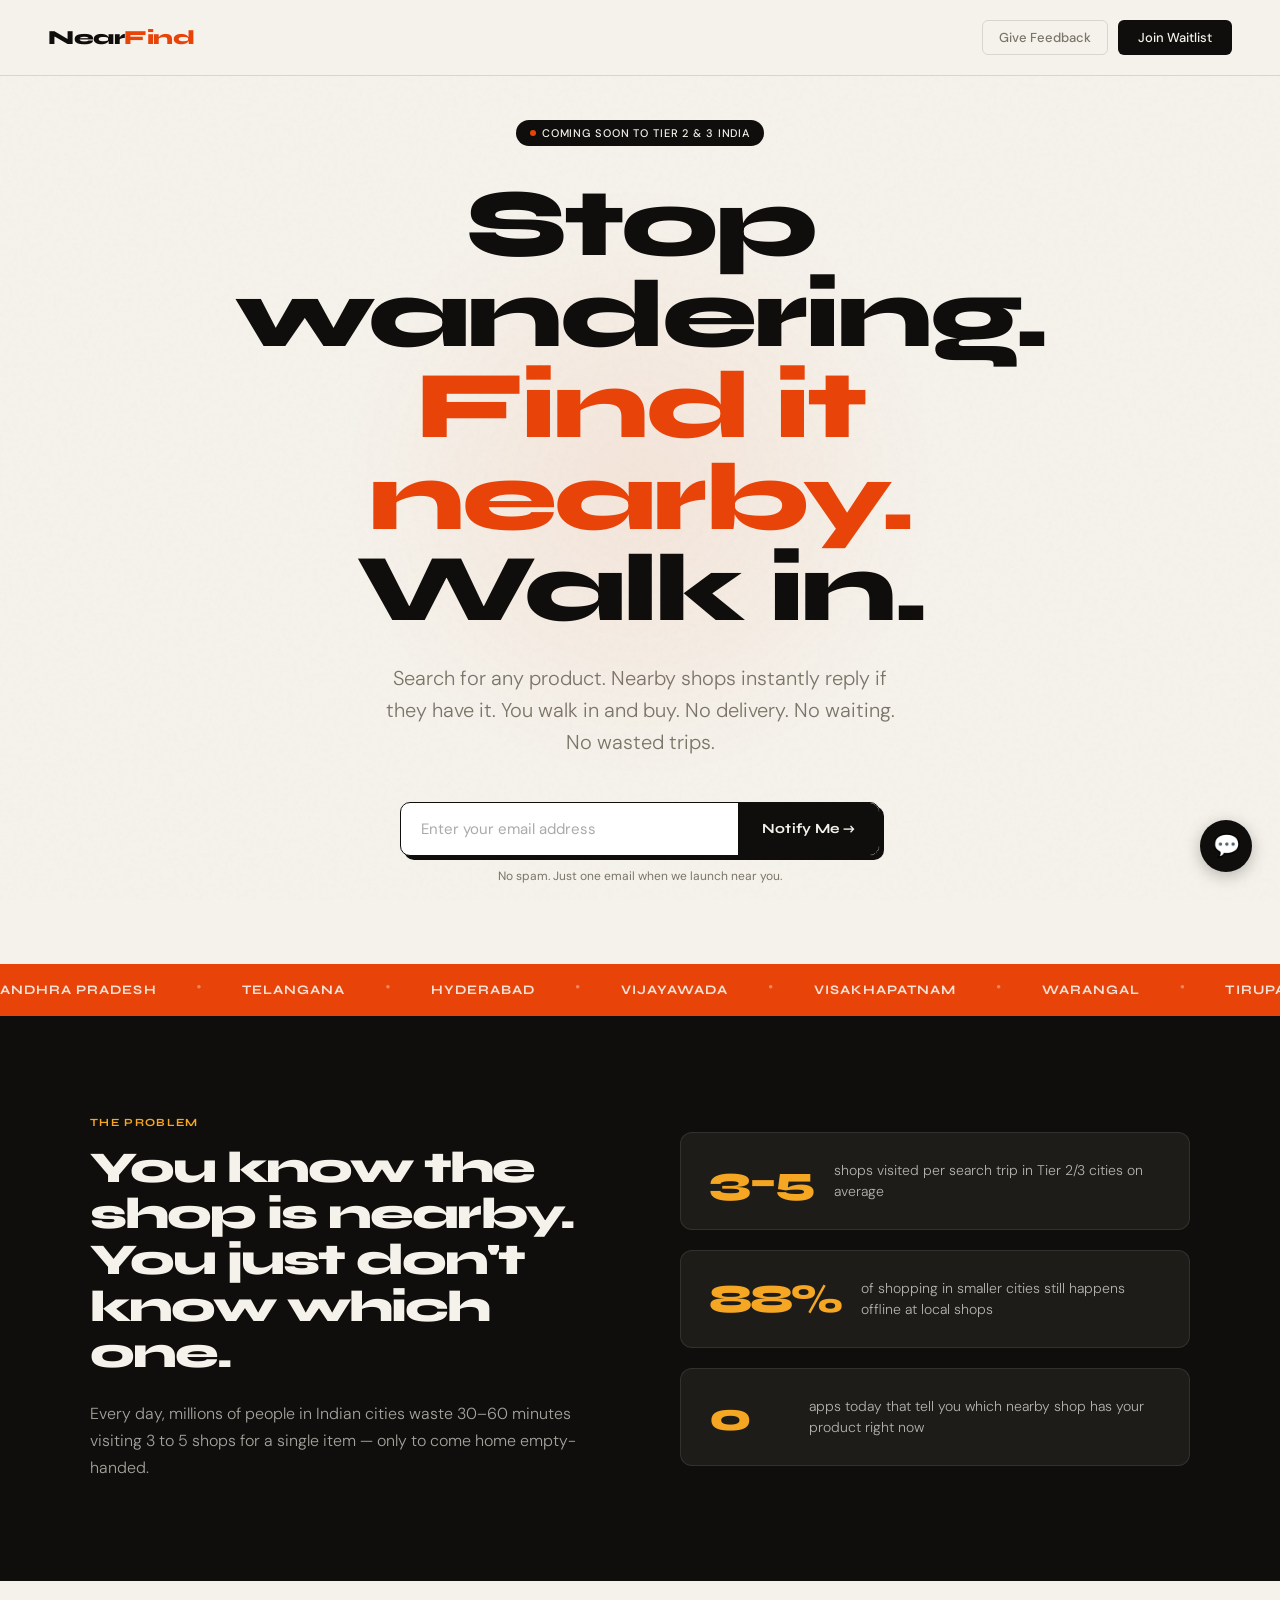
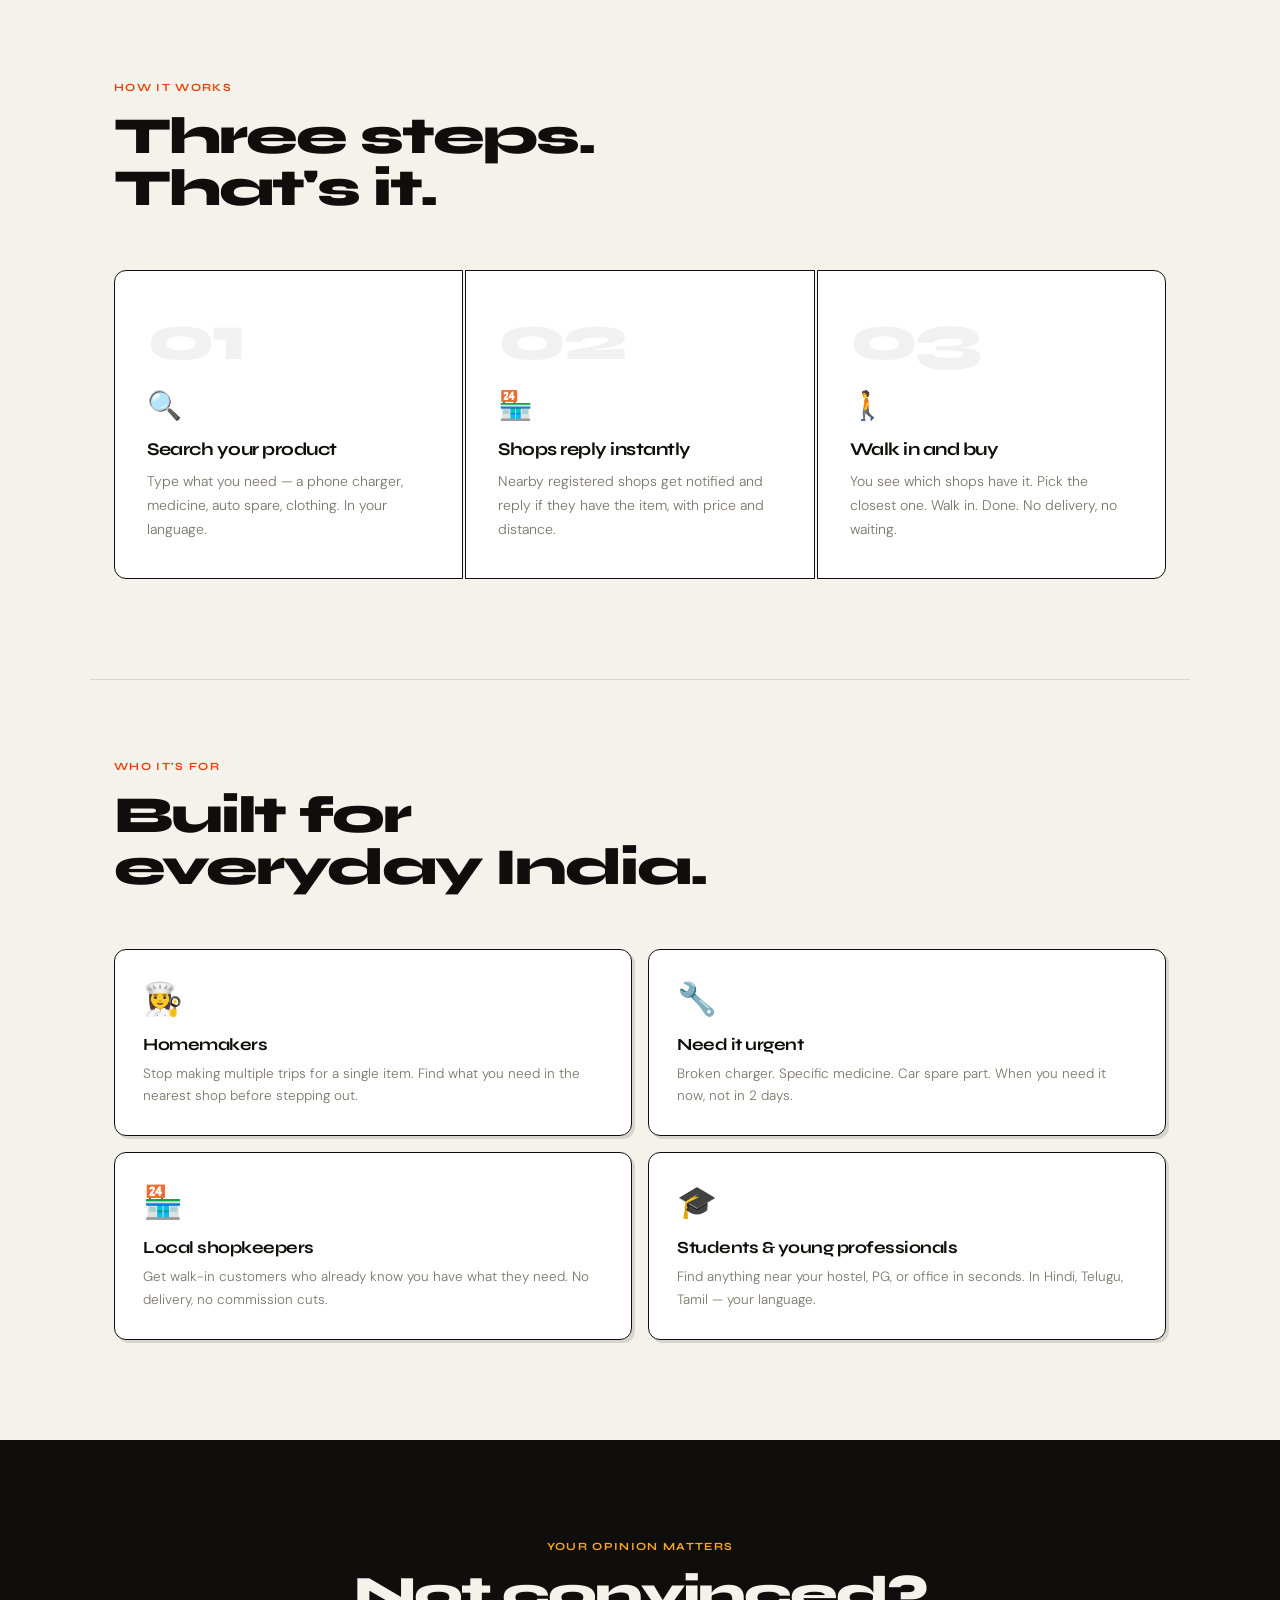
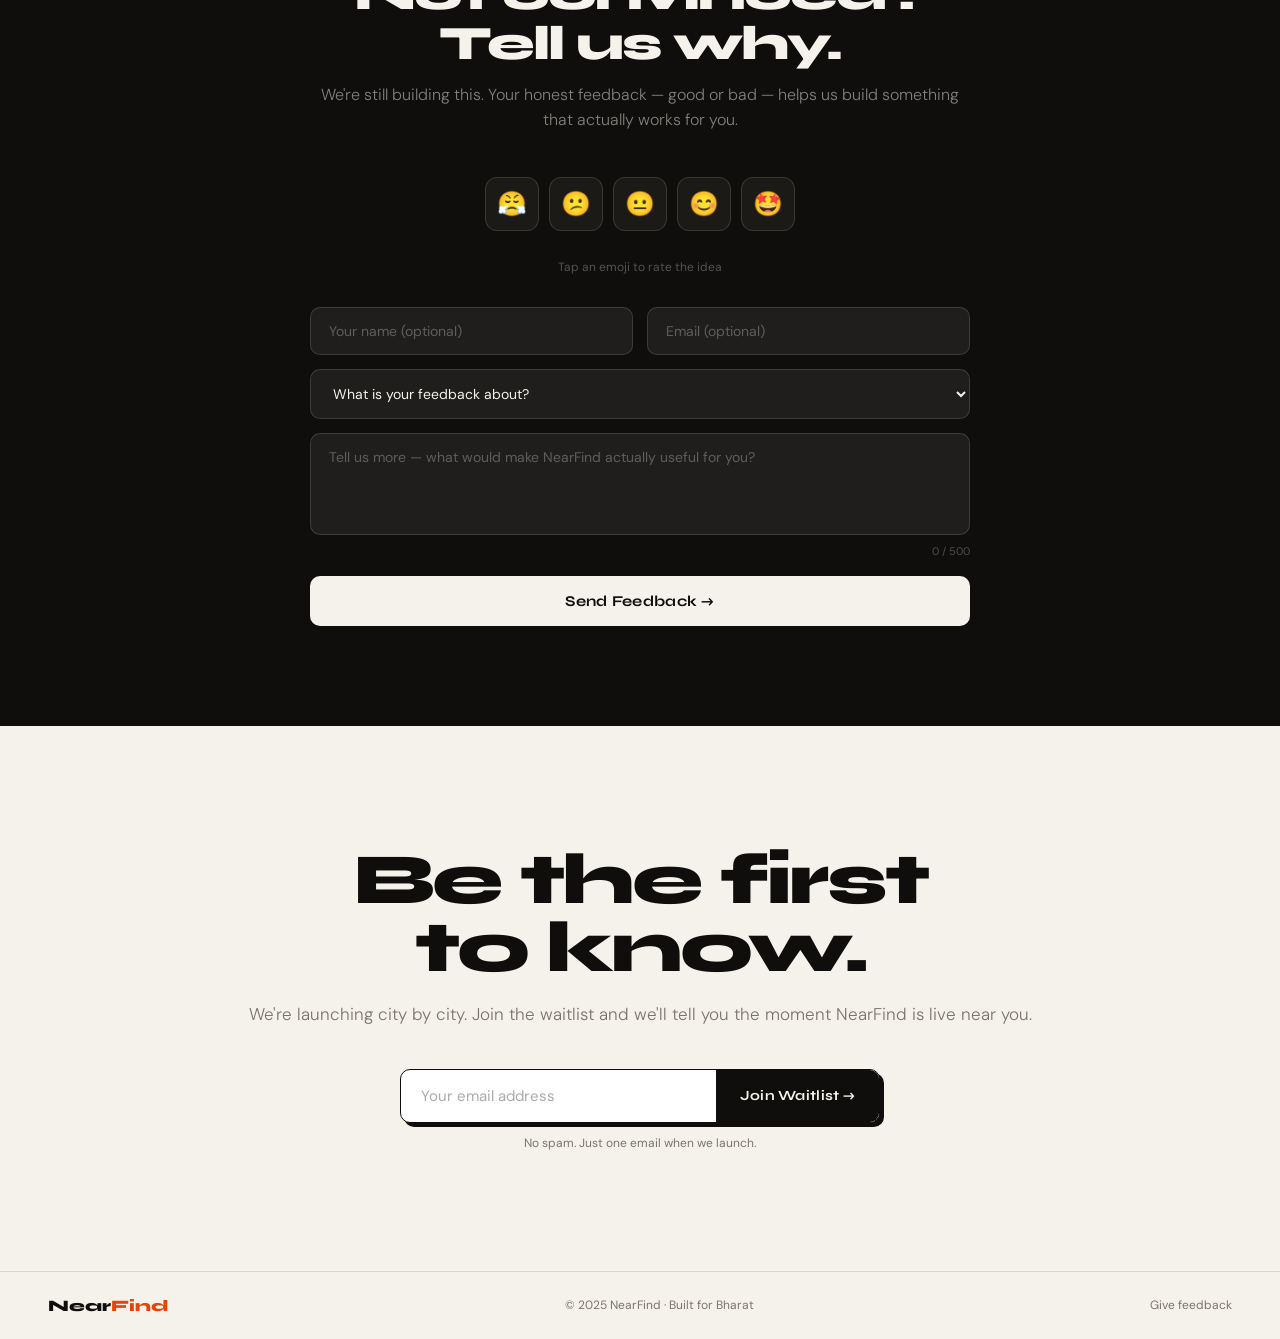
<file: index.html>
<!DOCTYPE html>
<html lang="en">
<head>
<meta charset="UTF-8">
<meta name="viewport" content="width=device-width, initial-scale=1.0">
<title>NearFind — Find it. Walk in. Done.</title>
<link href="https://fonts.googleapis.com/css2?family=Syne:wght@400;500;600;700;800&family=DM+Sans:ital,wght@0,300;0,400;0,500;1,300&display=swap" rel="stylesheet">
<style>
  *,*::before,*::after{box-sizing:border-box;margin:0;padding:0}
  :root{--ink:#0f0e0c;--paper:#f5f2eb;--accent:#e8440a;--accent2:#f5a623;--muted:#7a7568;--border:rgba(15,14,12,0.12);--card:#ffffff}
  html{scroll-behavior:smooth}
  body{font-family:'DM Sans',sans-serif;background:var(--paper);color:var(--ink);min-height:100vh;overflow-x:hidden}
  body::before{content:'';position:fixed;inset:0;background-image:url("data:image/svg+xml,%3Csvg viewBox='0 0 200 200' xmlns='http://www.w3.org/2000/svg'%3E%3Cfilter id='n'%3E%3CfeTurbulence type='fractalNoise' baseFrequency='0.9' numOctaves='4' stitchTiles='stitch'/%3E%3C/filter%3E%3Crect width='100%25' height='100%25' filter='url(%23n)' opacity='0.04'/%3E%3C/svg%3E");pointer-events:none;z-index:0;opacity:.5}

  /* NAV */
  nav{position:fixed;top:0;left:0;right:0;z-index:100;display:flex;align-items:center;justify-content:space-between;padding:20px 48px;background:rgba(245,242,235,.88);backdrop-filter:blur(12px);border-bottom:1px solid var(--border)}
  .logo{font-family:'Syne',sans-serif;font-weight:800;font-size:20px;letter-spacing:-.5px;color:var(--ink);text-decoration:none}
  .logo span{color:var(--accent)}
  .nav-r{display:flex;gap:10px;align-items:center}
  .nav-ghost{font-size:13px;font-weight:500;color:var(--muted);background:transparent;border:1px solid var(--border);padding:8px 16px;border-radius:6px;cursor:pointer;text-decoration:none;transition:all .2s}
  .nav-ghost:hover{color:var(--ink);border-color:var(--ink)}
  .nav-cta{font-size:13px;font-weight:500;color:var(--paper);background:var(--ink);border:none;padding:9px 20px;border-radius:6px;cursor:pointer;text-decoration:none;transition:background .2s}
  .nav-cta:hover{background:var(--accent)}

  /* HERO */
  .hero{position:relative;min-height:100vh;display:flex;flex-direction:column;align-items:center;justify-content:center;padding:120px 24px 80px;text-align:center;z-index:1}
  .hero-circle{position:absolute;width:600px;height:600px;border-radius:50%;background:radial-gradient(circle,rgba(232,68,10,.08) 0%,transparent 70%);top:50%;left:50%;transform:translate(-50%,-50%);pointer-events:none}
  .hero-tag{display:inline-flex;align-items:center;gap:6px;background:var(--ink);color:var(--paper);font-size:11px;font-weight:500;letter-spacing:.08em;text-transform:uppercase;padding:6px 14px;border-radius:999px;margin-bottom:32px;opacity:0;animation:fadeUp .6s ease forwards .1s}
  .hero-tag::before{content:'';width:6px;height:6px;background:var(--accent);border-radius:50%;animation:pulse 2s ease-in-out infinite}
  @keyframes pulse{0%,100%{opacity:1;transform:scale(1)}50%{opacity:.5;transform:scale(.8)}}
  h1{font-family:'Syne',sans-serif;font-weight:800;font-size:clamp(48px,8vw,96px);line-height:.95;letter-spacing:-3px;color:var(--ink);max-width:900px;opacity:0;animation:fadeUp .7s ease forwards .2s}
  h1 .ac{color:var(--accent)}
  .hero-sub{margin-top:28px;font-size:clamp(16px,2.5vw,20px);font-weight:300;color:var(--muted);max-width:520px;line-height:1.6;opacity:0;animation:fadeUp .7s ease forwards .35s}

  /* EMAIL FORM */
  .form-wrap{margin-top:44px;opacity:0;animation:fadeUp .7s ease forwards .5s;width:100%;max-width:480px}
  .form-wrap.static{opacity:1;animation:none;margin:0 auto}
  .form-inner{display:flex;background:var(--card);border:1.5px solid var(--ink);border-radius:10px;overflow:hidden;box-shadow:4px 4px 0 var(--ink);transition:box-shadow .2s,transform .2s}
  .form-inner:focus-within{box-shadow:6px 6px 0 var(--accent);transform:translate(-1px,-1px)}
  .email-input{flex:1;padding:16px 20px;font-family:'DM Sans',sans-serif;font-size:15px;color:var(--ink);background:transparent;border:none;outline:none}
  .email-input::placeholder{color:#aaa}
  .sub-btn{padding:16px 24px;font-family:'Syne',sans-serif;font-size:14px;font-weight:700;color:var(--paper);background:var(--ink);border:none;cursor:pointer;letter-spacing:.02em;transition:background .2s;white-space:nowrap}
  .sub-btn:hover{background:var(--accent)}
  .form-note{margin-top:12px;font-size:12px;color:var(--muted);text-align:center}
  .ok-msg{display:none;align-items:center;gap:10px;background:#EAF3DE;border:1.5px solid #1D9E75;border-radius:10px;padding:16px 20px;font-size:14px;color:#085041;font-weight:500;box-shadow:4px 4px 0 #1D9E75}
  .ok-msg.show{display:flex}

  /* CITY STRIP */
  .city-strip{position:relative;z-index:1;background:var(--accent);padding:18px 0;overflow:hidden}
  .city-track{display:flex;gap:40px;animation:marquee 32s linear infinite;white-space:nowrap;width:max-content}
  .city-strip span{font-family:'Syne',sans-serif;font-weight:700;font-size:13px;letter-spacing:.08em;text-transform:uppercase;color:var(--paper);opacity:.9}
  .city-strip span.dot{opacity:.4;font-size:8px}
  @keyframes marquee{from{transform:translateX(0)}to{transform:translateX(-50%)}}

  /* PROBLEM */
  .problem-section{position:relative;z-index:1;background:var(--ink);color:var(--paper);padding:100px 24px}
  .prob-inner{max-width:1100px;margin:0 auto;display:grid;grid-template-columns:1fr 1fr;gap:80px;align-items:center}
  .prob-label{font-family:'Syne',sans-serif;font-size:11px;font-weight:700;letter-spacing:.12em;text-transform:uppercase;color:var(--accent2);margin-bottom:16px}
  .prob-title{font-family:'Syne',sans-serif;font-weight:800;font-size:clamp(28px,4vw,44px);letter-spacing:-2px;line-height:1.05;margin-bottom:24px}
  .prob-desc{font-size:16px;color:rgba(245,242,235,.65);line-height:1.7;font-weight:300}
  .stat-items{display:flex;flex-direction:column;gap:20px}
  .stat-item{background:rgba(245,242,235,.06);border:1px solid rgba(245,242,235,.1);border-radius:12px;padding:24px 28px;display:flex;align-items:center;gap:20px}
  .stat-big{font-family:'Syne',sans-serif;font-weight:800;font-size:40px;letter-spacing:-2px;color:var(--accent2);flex-shrink:0;min-width:80px}
  .stat-text{font-size:14px;color:rgba(245,242,235,.7);line-height:1.5;font-weight:300}

  /* SECTIONS */
  .section{position:relative;z-index:1;padding:100px 24px;max-width:1100px;margin:0 auto}
  .sec-label{font-family:'Syne',sans-serif;font-size:11px;font-weight:700;letter-spacing:.12em;text-transform:uppercase;color:var(--accent);margin-bottom:16px}
  .sec-title{font-family:'Syne',sans-serif;font-weight:800;font-size:clamp(32px,5vw,52px);letter-spacing:-2px;line-height:1;color:var(--ink);margin-bottom:56px}
  .steps{display:grid;grid-template-columns:repeat(3,1fr);gap:2px}
  .step{background:var(--card);border:1.5px solid var(--ink);padding:36px 32px;transition:transform .2s,box-shadow .2s}
  .step:first-child{border-radius:12px 0 0 12px}
  .step:last-child{border-radius:0 12px 12px 0}
  .step:hover{transform:translateY(-4px);box-shadow:0 12px 32px rgba(15,14,12,.1);z-index:2}
  .step-num{font-family:'Syne',sans-serif;font-size:64px;font-weight:800;color:rgba(15,14,12,.06);line-height:1;margin-bottom:16px;letter-spacing:-3px}
  .step-icon{font-size:28px;margin-bottom:14px;display:block}
  .step h3{font-family:'Syne',sans-serif;font-weight:700;font-size:18px;letter-spacing:-.5px;color:var(--ink);margin-bottom:10px}
  .step p{font-size:14px;color:var(--muted);line-height:1.7;font-weight:300}
  .audience-grid{display:grid;grid-template-columns:repeat(2,1fr);gap:16px}
  .aud-card{background:var(--card);border:1.5px solid var(--ink);border-radius:12px;padding:28px;box-shadow:3px 3px 0 var(--border);transition:transform .2s,box-shadow .2s}
  .aud-card:hover{transform:translate(-2px,-2px);box-shadow:5px 5px 0 var(--ink)}
  .aud-icon{font-size:32px;margin-bottom:14px;display:block}
  .aud-card h3{font-family:'Syne',sans-serif;font-weight:700;font-size:17px;letter-spacing:-.5px;margin-bottom:8px}
  .aud-card p{font-size:13.5px;color:var(--muted);line-height:1.65;font-weight:300}

  /* ── FEEDBACK SECTION ── */
  .fb-section{position:relative;z-index:1;background:var(--ink);padding:100px 24px}
  .fb-inner{max-width:660px;margin:0 auto;text-align:center}
  .fb-title{font-family:'Syne',sans-serif;font-weight:800;font-size:clamp(30px,5vw,48px);letter-spacing:-2px;color:var(--paper);line-height:1.05;margin-bottom:12px}
  .fb-sub{font-size:16px;color:rgba(245,242,235,.5);font-weight:300;line-height:1.6;margin-bottom:44px}

  /* rating */
  .rating-row{display:flex;justify-content:center;gap:10px;margin-bottom:28px;flex-wrap:wrap}
  .r-btn{width:54px;height:54px;border-radius:12px;border:1.5px solid rgba(245,242,235,.14);background:rgba(245,242,235,.05);color:var(--paper);font-size:24px;cursor:pointer;transition:all .15s;display:flex;align-items:center;justify-content:center}
  .r-btn:hover,.r-btn.on{background:var(--accent);border-color:var(--accent);transform:scale(1.12)}
  .r-hint{font-size:12px;color:rgba(245,242,235,.3);margin-bottom:32px}

  /* fields */
  .fb-field{width:100%;padding:14px 18px;font-family:'DM Sans',sans-serif;font-size:14px;color:var(--paper);background:rgba(245,242,235,.07);border:1.5px solid rgba(245,242,235,.14);border-radius:10px;outline:none;margin-bottom:14px;transition:border .2s;resize:none}
  .fb-field::placeholder{color:rgba(245,242,235,.3)}
  .fb-field:focus{border-color:rgba(245,242,235,.4)}
  .fb-field option{background:#1a1916;color:#fff}
  .fb-2col{display:grid;grid-template-columns:1fr 1fr;gap:14px;margin-bottom:14px}
  .fb-2col .fb-field{margin-bottom:0}
  .char-hint{font-size:11px;color:rgba(245,242,235,.28);text-align:right;margin-top:-10px;margin-bottom:14px}

  .fb-submit{width:100%;padding:16px;font-family:'Syne',sans-serif;font-size:15px;font-weight:700;color:var(--ink);background:var(--paper);border:none;border-radius:10px;cursor:pointer;letter-spacing:.02em;transition:background .2s;margin-top:4px}
  .fb-submit:hover{background:var(--accent2)}
  .fb-submit:disabled{opacity:.5;cursor:not-allowed}

  .fb-ok{display:none;align-items:center;justify-content:center;gap:12px;background:rgba(29,158,117,.15);border:1.5px solid #1D9E75;border-radius:12px;padding:22px;font-size:15px;color:#5DCAA5;font-weight:500}
  .fb-ok.show{display:flex}

  @keyframes spin{to{transform:rotate(360deg)}}
  .spinner{display:inline-block;width:15px;height:15px;border:2px solid rgba(15,14,12,.2);border-top-color:var(--ink);border-radius:50%;animation:spin .7s linear infinite;vertical-align:middle;margin-right:6px}

  /* BOTTOM CTA */
  .btm-cta{position:relative;z-index:1;padding:120px 24px;text-align:center}
  .btm-cta h2{font-family:'Syne',sans-serif;font-weight:800;font-size:clamp(36px,6vw,72px);letter-spacing:-3px;line-height:.95;margin-bottom:20px;color:var(--ink)}
  .btm-cta>p{font-size:17px;color:var(--muted);margin-bottom:44px;font-weight:300}

  footer{position:relative;z-index:1;border-top:1px solid var(--border);padding:24px 48px;display:flex;align-items:center;justify-content:space-between;font-size:12px;color:var(--muted)}
  .divider{border:none;border-top:1px solid var(--border);max-width:1100px;margin:0 auto}

  /* FLOATING BUBBLE */
  .fb-bubble{position:fixed;bottom:28px;right:28px;z-index:200;width:52px;height:52px;border-radius:50%;background:var(--ink);border:none;cursor:pointer;font-size:22px;display:flex;align-items:center;justify-content:center;box-shadow:0 4px 16px rgba(0,0,0,.25);transition:transform .2s,background .2s}
  .fb-bubble:hover{background:var(--accent);transform:scale(1.08)}
  .fb-tip{position:fixed;bottom:90px;right:28px;z-index:200;background:var(--ink);color:var(--paper);font-size:12px;font-weight:500;padding:6px 12px;border-radius:999px;white-space:nowrap;pointer-events:none;opacity:0;transform:translateY(4px);transition:all .2s}
  .fb-bubble:hover+.fb-tip{opacity:1;transform:translateY(0)}

  @keyframes fadeUp{from{opacity:0;transform:translateY(24px)}to{opacity:1;transform:translateY(0)}}
  @media(max-width:768px){
    nav{padding:16px 20px}
    .nav-ghost{display:none}
    .steps{grid-template-columns:1fr;gap:12px}
    .step{border-radius:12px!important}
    .prob-inner{grid-template-columns:1fr;gap:48px}
    .audience-grid{grid-template-columns:1fr}
    .fb-2col{grid-template-columns:1fr}
    footer{flex-direction:column;gap:8px;text-align:center}
    .section{padding:72px 20px}
    .form-inner{flex-direction:column}
    .sub-btn{border-radius:0 0 8px 8px}
  }
</style>
</head>
<body>

<nav>
  <a href="#" class="logo">Near<span>Find</span></a>
  <div class="nav-r">
    <a href="#feedback" class="nav-ghost">Give Feedback</a>
    <a href="#join" class="nav-cta">Join Waitlist</a>
  </div>
</nav>

<!-- HERO -->
<section class="hero">
  <div class="hero-circle"></div>
  <div class="hero-tag">Coming soon to Tier 2 &amp; 3 India</div>
  <h1>Stop wandering.<br><span class="ac">Find it nearby.</span><span style="display:block">Walk in.</span></h1>
  <p class="hero-sub">Search for any product. Nearby shops instantly reply if they have it. You walk in and buy. No delivery. No waiting. No wasted trips.</p>
  <div class="form-wrap" id="join">
    <div class="form-inner" id="fb1">
      <input type="email" class="email-input" id="ei1" placeholder="Enter your email address" autocomplete="email"/>
      <button class="sub-btn" onclick="submitWaitlist('ei1','fb1','ok1','n1')">Notify Me →</button>
    </div>
    <div class="ok-msg" id="ok1"><span style="font-size:20px">🎉</span> You're on the list! We'll notify you when NearFind launches in your city.</div>
    <p class="form-note" id="n1">No spam. Just one email when we launch near you.</p>
  </div>
</section>

<!-- CITY STRIP -->
<div class="city-strip"><div class="city-track" id="cityTrack"></div></div>

<!-- PROBLEM -->
<div class="problem-section">
  <div class="prob-inner">
    <div>
      <div class="prob-label">The problem</div>
      <h2 class="prob-title">You know the shop is nearby.<br>You just don't know which one.</h2>
      <p class="prob-desc">Every day, millions of people in Indian cities waste 30–60 minutes visiting 3 to 5 shops for a single item — only to come home empty-handed.</p>
    </div>
    <div class="stat-items">
      <div class="stat-item"><div class="stat-big">3–5</div><div class="stat-text">shops visited per search trip in Tier 2/3 cities on average</div></div>
      <div class="stat-item"><div class="stat-big">88%</div><div class="stat-text">of shopping in smaller cities still happens offline at local shops</div></div>
      <div class="stat-item"><div class="stat-big">0</div><div class="stat-text">apps today that tell you which nearby shop has your product right now</div></div>
    </div>
  </div>
</div>

<!-- HOW IT WORKS -->
<section class="section">
  <div class="sec-label">How it works</div>
  <div class="sec-title">Three steps.<br>That's it.</div>
  <div class="steps">
    <div class="step"><div class="step-num">01</div><span class="step-icon">🔍</span><h3>Search your product</h3><p>Type what you need — a phone charger, medicine, auto spare, clothing. In your language.</p></div>
    <div class="step"><div class="step-num">02</div><span class="step-icon">🏪</span><h3>Shops reply instantly</h3><p>Nearby registered shops get notified and reply if they have the item, with price and distance.</p></div>
    <div class="step"><div class="step-num">03</div><span class="step-icon">🚶</span><h3>Walk in and buy</h3><p>You see which shops have it. Pick the closest one. Walk in. Done. No delivery, no waiting.</p></div>
  </div>
</section>

<hr class="divider">

<!-- WHO IT'S FOR -->
<section class="section" style="padding-top:80px">
  <div class="sec-label">Who it's for</div>
  <div class="sec-title">Built for<br>everyday India.</div>
  <div class="audience-grid">
    <div class="aud-card"><span class="aud-icon">👩‍🍳</span><h3>Homemakers</h3><p>Stop making multiple trips for a single item. Find what you need in the nearest shop before stepping out.</p></div>
    <div class="aud-card"><span class="aud-icon">🔧</span><h3>Need it urgent</h3><p>Broken charger. Specific medicine. Car spare part. When you need it now, not in 2 days.</p></div>
    <div class="aud-card"><span class="aud-icon">🏪</span><h3>Local shopkeepers</h3><p>Get walk-in customers who already know you have what they need. No delivery, no commission cuts.</p></div>
    <div class="aud-card"><span class="aud-icon">🎓</span><h3>Students &amp; young professionals</h3><p>Find anything near your hostel, PG, or office in seconds. In Hindi, Telugu, Tamil — your language.</p></div>
  </div>
</section>

<!-- ── FEEDBACK SECTION ── -->
<div class="fb-section" id="feedback">
  <div class="fb-inner">
    <div class="prob-label" style="text-align:center">Your opinion matters</div>
    <h2 class="fb-title">Not convinced?<br>Tell us why.</h2>
    <p class="fb-sub">We're still building this. Your honest feedback — good or bad — helps us build something that actually works for you.</p>

    <div class="rating-row" id="ratingRow">
      <button class="r-btn" data-v="1" title="Terrible"  onclick="pickRating(this)">😤</button>
      <button class="r-btn" data-v="2" title="Not useful" onclick="pickRating(this)">😕</button>
      <button class="r-btn" data-v="3" title="It's okay"  onclick="pickRating(this)">😐</button>
      <button class="r-btn" data-v="4" title="I like it"  onclick="pickRating(this)">😊</button>
      <button class="r-btn" data-v="5" title="Love it!"   onclick="pickRating(this)">🤩</button>
    </div>
    <p class="r-hint">Tap an emoji to rate the idea</p>

    <div id="fbFormWrap">
      <div class="fb-2col">
        <input  type="text"  class="fb-field" id="fbName"     placeholder="Your name (optional)"  maxlength="60"/>
        <input  type="email" class="fb-field" id="fbMail"     placeholder="Email (optional)"/>
      </div>
      <select class="fb-field" id="fbCat" style="cursor:pointer">
        <option value="" disabled selected>What is your feedback about?</option>
        <option value="idea">The idea itself</option>
        <option value="feature">A feature I need is missing</option>
        <option value="trust">I don't trust shops to respond in time</option>
        <option value="exists">Something like this already exists</option>
        <option value="works">The app should work differently</option>
        <option value="city">My city isn't listed</option>
        <option value="other">Something else</option>
      </select>
      <textarea class="fb-field" id="fbMsg" rows="4" maxlength="500"
        placeholder="Tell us more — what would make NearFind actually useful for you?"
        oninput="document.getElementById('cc').textContent=this.value.length"></textarea>
      <p class="char-hint"><span id="cc">0</span> / 500</p>
      <button class="fb-submit" id="fbBtn" onclick="submitFeedback()">Send Feedback →</button>
    </div>
    <div class="fb-ok" id="fbOk"><span style="font-size:24px">🙏</span> Thank you! Your feedback is saved. We'll use it to build something better.</div>
  </div>
</div>

<!-- BOTTOM CTA -->
<section class="btm-cta">
  <h2>Be the first<br>to know.</h2>
  <p>We're launching city by city. Join the waitlist and we'll tell you the moment NearFind is live near you.</p>
  <div class="form-wrap static">
    <div class="form-inner" id="fb2">
      <input type="email" class="email-input" id="ei2" placeholder="Your email address" autocomplete="email"/>
      <button class="sub-btn" onclick="submitWaitlist('ei2','fb2','ok2','n2')">Join Waitlist →</button>
    </div>
    <div class="ok-msg" id="ok2"><span style="font-size:20px">🎉</span> You're on the list! We'll notify you when we launch near you.</div>
    <p class="form-note" id="n2">No spam. Just one email when we launch.</p>
  </div>
</section>

<footer>
  <span style="font-family:'Syne',sans-serif;font-weight:800;font-size:16px;color:var(--ink)">Near<span style="color:var(--accent)">Find</span></span>
  <span>© 2025 NearFind · Built for Bharat</span>
  <a href="#feedback" style="color:var(--muted);text-decoration:none">Give feedback</a>
</footer>

<button class="fb-bubble" onclick="document.getElementById('feedback').scrollIntoView({behavior:'smooth'})">💬</button>
<div class="fb-tip">Give feedback</div>

<script>
// ═══════════════════════════════════════════════════════════════
//  STEP 1 — Paste your Google Apps Script Web App URLs below
//  (leave as-is for now; emails still save to localStorage)
// ═══════════════════════════════════════════════════════════════
const WAITLIST_URL = 'https://script.google.com/macros/s/AKfycbzjcFYmRosd-Uh5hDwcBentCdzGnTCRTngbZ_gswbaOXPifTZGArsaIaBTBFSPsMoI/exec';
const FEEDBACK_URL = 'https://script.google.com/macros/s/AKfycbyut4z0Y9Px7kD8ExVmZNq3AmQL6crrQOKdKxwL4AlVJtmn3ug2hS5NJw_rQnQVWbek_A/exec';

// ── City strip ────────────────────────────────────────────────
const CITIES = [
  'Andhra Pradesh','Telangana','Hyderabad','Vijayawada','Visakhapatnam',
  'Warangal','Tirupati','Guntur','Karimnagar','Kurnool','Nashik','Indore',
  'Coimbatore','Bhopal','Rajkot','Vadodara','Agra','Ludhiana','Surat',
  'Madurai','Nagpur','Patna','Jaipur','Dehradun','Kochi'
];
const track = document.getElementById('cityTrack');
[...CITIES,...CITIES].forEach((c,i)=>{
  const s=document.createElement('span'); s.textContent=c; track.appendChild(s);
  if(i<CITIES.length*2-1){const d=document.createElement('span');d.className='dot';d.textContent='●';track.appendChild(d);}
});

// ── Helpers ───────────────────────────────────────────────────
const isEmail = v => /^[^\s@]+@[^\s@]+\.[^\s@]+$/.test(v);
const toSheet  = (url, data) => {
  if (!url || url.includes('PASTE_')) return;
  fetch(url,{method:'POST',mode:'no-cors',headers:{'Content-Type':'application/json'},body:JSON.stringify(data)}).catch(()=>{});
};

// ── Waitlist ──────────────────────────────────────────────────
function getList(){ return JSON.parse(localStorage.getItem('nearfind_emails')||'[]'); }
function saveList(e){ const l=getList(); if(l.find(x=>x.email===e.email)) return; l.push(e); localStorage.setItem('nearfind_emails',JSON.stringify(l)); }

function submitWaitlist(inputId, boxId, okId, noteId){
  const input = document.getElementById(inputId);
  const val   = input.value.trim();
  if(!isEmail(val)){
    input.style.outline='2px solid #e8440a'; input.focus();
    setTimeout(()=>input.style.outline='',1600);
    return;
  }
  const entry = {email:val, time:new Date().toISOString(), source:'Waitlist'};
  saveList(entry);
  toSheet(WAITLIST_URL, entry);
  document.getElementById(boxId).style.display='none';
  document.getElementById(okId).classList.add('show');
  const n=document.getElementById(noteId); if(n) n.style.display='none';
}
document.addEventListener('keydown', e=>{
  if(e.key!=='Enter') return;
  if(document.activeElement.id==='ei1') submitWaitlist('ei1','fb1','ok1','n1');
  if(document.activeElement.id==='ei2') submitWaitlist('ei2','fb2','ok2','n2');
});

// ── Feedback ──────────────────────────────────────────────────
let rating = 0;
function pickRating(btn){
  rating = parseInt(btn.dataset.v);
  document.querySelectorAll('.r-btn').forEach(b=>b.classList.remove('on'));
  btn.classList.add('on');
}

function getFeedbackList(){ return JSON.parse(localStorage.getItem('nearfind_feedback')||'[]'); }

function submitFeedback(){
  const msg = document.getElementById('fbMsg').value.trim();
  if(!rating && !msg){
    document.getElementById('fbMsg').style.borderColor='rgba(232,68,10,.7)';
    document.getElementById('fbMsg').focus();
    setTimeout(()=>document.getElementById('fbMsg').style.borderColor='',1800);
    return;
  }
  const btn = document.getElementById('fbBtn');
  btn.disabled=true;
  btn.innerHTML='<span class="spinner"></span>Sending…';

  const entry = {
    rating,
    name     : document.getElementById('fbName').value.trim(),
    email    : document.getElementById('fbMail').value.trim(),
    category : document.getElementById('fbCat').value,
    message  : msg,
    time     : new Date().toISOString(),
    source   : 'Feedback Form'
  };

  const list = getFeedbackList(); list.push(entry);
  localStorage.setItem('nearfind_feedback', JSON.stringify(list));
  toSheet(FEEDBACK_URL, entry);

  setTimeout(()=>{
    document.getElementById('fbFormWrap').style.display='none';
    document.getElementById('fbOk').classList.add('show');
  }, 700);
}
</script>
</body>
</html>
</file>
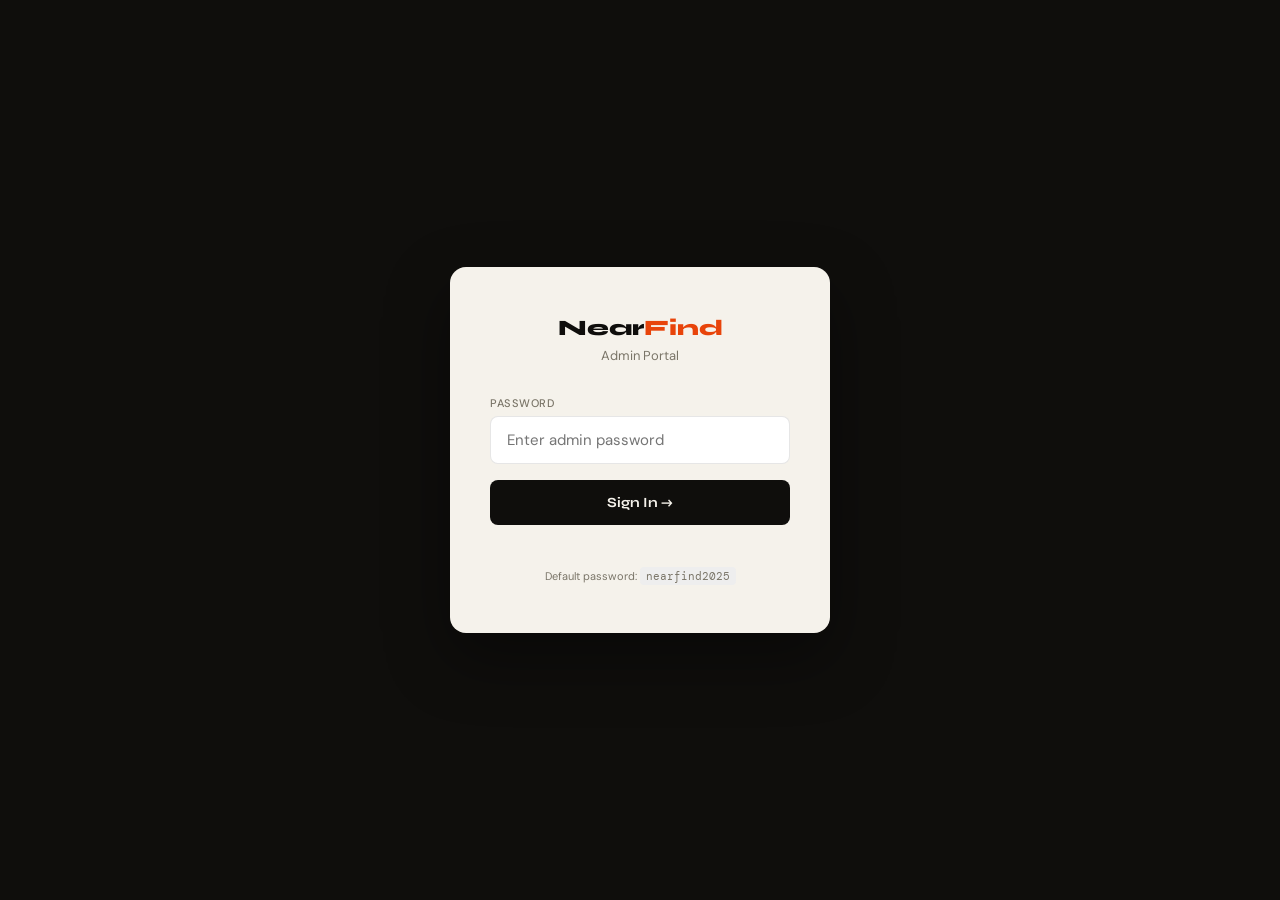
<file: admin.html>
<!DOCTYPE html>
<html lang="en">
<head>
<meta charset="UTF-8">
<meta name="viewport" content="width=device-width, initial-scale=1.0">
<title>NearFind Admin</title>
<link href="https://fonts.googleapis.com/css2?family=Syne:wght@700;800&family=DM+Sans:wght@300;400;500&family=DM+Mono:wght@400;500&display=swap" rel="stylesheet">
<style>
  *,*::before,*::after{box-sizing:border-box;margin:0;padding:0}
  :root{--ink:#0f0e0c;--paper:#f5f2eb;--accent:#e8440a;--accent2:#f5a623;--green:#1D9E75;--green-bg:#EAF3DE;--muted:#7a7568;--border:rgba(15,14,12,.1);--card:#ffffff;--bg:#f0ede6}
  body{font-family:'DM Sans',sans-serif;background:var(--bg);color:var(--ink);min-height:100vh}

  /* ── LOGIN ── */
  #loginScreen{min-height:100vh;display:flex;align-items:center;justify-content:center;background:var(--ink)}
  .login-card{background:var(--paper);border-radius:16px;padding:48px 40px;width:100%;max-width:380px;text-align:center;box-shadow:0 24px 64px rgba(0,0,0,.4)}
  .llogo{font-family:'Syne',sans-serif;font-weight:800;font-size:22px;margin-bottom:6px}
  .llogo span{color:var(--accent)}
  .lsub{font-size:13px;color:var(--muted);margin-bottom:32px}
  .llabel{display:block;font-size:11px;font-weight:500;color:var(--muted);text-align:left;margin-bottom:6px;letter-spacing:.05em;text-transform:uppercase}
  .linput{width:100%;padding:13px 16px;font-family:'DM Sans',sans-serif;font-size:15px;color:var(--ink);background:var(--card);border:1.5px solid var(--border);border-radius:8px;outline:none;margin-bottom:16px;transition:border .2s}
  .linput:focus{border-color:var(--accent)}
  .lbtn{width:100%;padding:14px;font-family:'Syne',sans-serif;font-weight:700;font-size:14px;color:var(--paper);background:var(--ink);border:none;border-radius:8px;cursor:pointer;transition:background .2s}
  .lbtn:hover{background:var(--accent)}
  .lerr{font-size:12px;color:var(--accent);margin-top:10px;min-height:16px}
  .lpill{display:inline-block;margin-top:18px;font-size:11px;color:var(--muted)}
  .lpill code{font-family:'DM Mono',monospace;background:#eee;padding:2px 6px;border-radius:4px}

  /* ── DASHBOARD ── */
  #dash{display:none;min-height:100vh}
  header{background:var(--ink);color:var(--paper);padding:16px 32px;display:flex;align-items:center;justify-content:space-between;position:sticky;top:0;z-index:10}
  .hlogo{font-family:'Syne',sans-serif;font-weight:800;font-size:18px}
  .hlogo span{color:var(--accent)}
  .hright{display:flex;align-items:center;gap:14px}
  .hbadge{font-size:11px;background:rgba(255,255,255,.1);border-radius:999px;padding:4px 12px;color:rgba(255,255,255,.65)}
  .hout{font-size:12px;color:rgba(255,255,255,.45);cursor:pointer;background:none;border:none;font-family:'DM Sans',sans-serif}
  .hout:hover{color:var(--accent)}

  .main{padding:32px;max-width:1100px;margin:0 auto}

  /* TABS */
  .tabs{display:flex;gap:4px;margin-bottom:28px;background:var(--card);border:1px solid var(--border);border-radius:10px;padding:4px;width:fit-content}
  .tab{padding:9px 22px;font-size:13px;font-weight:500;border:none;border-radius:7px;cursor:pointer;background:transparent;color:var(--muted);transition:all .15s;font-family:'DM Sans',sans-serif}
  .tab.active{background:var(--ink);color:var(--paper)}

  /* STAT CARDS */
  .stats{display:grid;grid-template-columns:repeat(4,1fr);gap:14px;margin-bottom:28px}
  .sc{background:var(--card);border:1px solid var(--border);border-radius:12px;padding:18px 22px}
  .sc-label{font-size:11px;font-weight:500;color:var(--muted);text-transform:uppercase;letter-spacing:.07em;margin-bottom:8px}
  .sc-val{font-family:'Syne',sans-serif;font-weight:800;font-size:32px;letter-spacing:-2px;color:var(--ink)}
  .sc-val.green{color:var(--green)}
  .sc-val.orange{color:var(--accent)}
  .sc-sub{font-size:12px;color:var(--muted);margin-top:4px}

  /* TOOLBAR */
  .toolbar{display:flex;align-items:center;justify-content:space-between;margin-bottom:14px;flex-wrap:wrap;gap:10px}
  .toolbar-title{font-family:'Syne',sans-serif;font-weight:700;font-size:17px;letter-spacing:-.5px}
  .toolbar-r{display:flex;gap:8px;align-items:center;flex-wrap:wrap}
  .srch{padding:9px 14px;font-family:'DM Sans',sans-serif;font-size:13px;color:var(--ink);background:var(--card);border:1px solid var(--border);border-radius:7px;outline:none;width:190px;transition:border .2s}
  .srch:focus{border-color:var(--accent)}
  .tbtn{padding:9px 16px;font-family:'DM Sans',sans-serif;font-size:13px;font-weight:500;border-radius:7px;cursor:pointer;border:1px solid var(--border);background:var(--card);color:var(--ink);transition:all .15s}
  .tbtn:hover{background:var(--ink);color:var(--paper)}
  .tbtn.red:hover{background:var(--accent);border-color:var(--accent);color:var(--paper)}

  /* TABLE */
  .tbl-wrap{background:var(--card);border:1px solid var(--border);border-radius:12px;overflow:hidden}
  table{width:100%;border-collapse:collapse}
  thead{background:var(--ink)}
  thead th{font-family:'DM Sans',sans-serif;font-size:11px;font-weight:500;color:rgba(245,242,235,.55);text-align:left;padding:13px 18px;letter-spacing:.07em;text-transform:uppercase}
  tbody tr{border-bottom:1px solid var(--border);transition:background .1s}
  tbody tr:last-child{border-bottom:none}
  tbody tr:hover{background:#faf8f3}
  tbody td{padding:13px 18px;font-size:13px;color:var(--ink);vertical-align:middle}
  .mono{font-family:'DM Mono',monospace;font-size:12.5px}
  .tdim{font-size:12px;color:var(--muted)}
  .delbtn{background:none;border:none;cursor:pointer;color:#ccc;font-size:15px;padding:3px 7px;border-radius:4px;transition:all .15s}
  .delbtn:hover{color:var(--accent);background:#fef0eb}

  /* RATING STARS */
  .stars{font-size:14px;letter-spacing:1px}

  /* PILL BADGE */
  .pill{display:inline-block;font-size:11px;padding:2px 9px;border-radius:999px;font-weight:500}
  .pill-green{background:var(--green-bg);color:#085041}
  .pill-amber{background:#FAEEDA;color:#633806}
  .pill-blue{background:#E6F1FB;color:#185FA5}
  .pill-red{background:#FCEBEB;color:#A32D2D}
  .pill-gray{background:#eee;color:#555}

  /* EMPTY */
  .empty{text-align:center;padding:60px 24px;display:none}
  .empty-icon{font-size:44px;margin-bottom:14px;display:block}
  .empty h3{font-family:'Syne',sans-serif;font-size:18px;font-weight:700;margin-bottom:8px}
  .empty p{font-size:13px;color:var(--muted)}

  /* ADD MANUAL */
  .add-bar{background:var(--green-bg);border:1px solid var(--green);border-radius:10px;padding:16px 20px;margin-bottom:16px;display:none;align-items:center;gap:10px;flex-wrap:wrap}
  .add-bar.open{display:flex}
  .add-bar input{flex:1;min-width:180px;padding:9px 13px;font-family:'DM Sans',sans-serif;font-size:13px;color:var(--ink);background:var(--card);border:1px solid var(--green);border-radius:7px;outline:none}
  .add-bar button{padding:9px 18px;font-family:'Syne',sans-serif;font-size:12px;font-weight:700;border:none;border-radius:7px;cursor:pointer}
  .add-bar .go{background:var(--green);color:#fff}
  .add-bar .cancel{background:transparent;color:var(--green);border:1px solid var(--green)}

  /* TOAST */
  .toast{position:fixed;bottom:24px;right:24px;background:var(--ink);color:var(--paper);font-size:13px;font-weight:500;padding:11px 18px;border-radius:8px;z-index:999;opacity:0;transform:translateY(8px);transition:all .25s;pointer-events:none}
  .toast.show{opacity:1;transform:translateY(0)}

  /* PANEL */
  .panel{display:none}
  .panel.active{display:block}

  @media(max-width:700px){.stats{grid-template-columns:repeat(2,1fr)}.main{padding:20px 16px}.srch{width:100%}}
</style>
</head>
<body>

<!-- LOGIN -->
<div id="loginScreen">
  <div class="login-card">
    <div class="llogo">Near<span>Find</span></div>
    <div class="lsub">Admin Portal</div>
    <label class="llabel" for="pw">Password</label>
    <input type="password" class="linput" id="pw" placeholder="Enter admin password"/>
    <button class="lbtn" onclick="tryLogin()">Sign In →</button>
    <div class="lerr" id="lerr"></div>
    <div class="lpill">Default password: <code>nearfind2025</code></div>
  </div>
</div>

<!-- DASHBOARD -->
<div id="dash">
  <header>
    <div class="hlogo">Near<span>Find</span> <span style="font-family:'DM Sans',sans-serif;font-weight:300;font-size:13px;opacity:.4;margin-left:4px">Admin</span></div>
    <div class="hright">
      <span class="hbadge" id="hbadge">0 signups</span>
      <button class="hout" onclick="logout()">Sign out</button>
    </div>
  </header>

  <div class="main">

    <!-- STATS -->
    <div class="stats">
      <div class="sc"><div class="sc-label">Total signups</div><div class="sc-val green" id="sTot">0</div><div class="sc-sub">All time</div></div>
      <div class="sc"><div class="sc-label">Today</div><div class="sc-val" id="sToday">0</div><div class="sc-sub" id="sTodayD">—</div></div>
      <div class="sc"><div class="sc-label">Total feedback</div><div class="sc-val orange" id="sFb">0</div><div class="sc-sub">responses</div></div>
      <div class="sc"><div class="sc-label">Avg rating</div><div class="sc-val" id="sRating">—</div><div class="sc-sub">out of 5</div></div>
    </div>

    <!-- TABS -->
    <div class="tabs">
      <button class="tab active" onclick="switchTab('waitlist',this)">📋 Waitlist</button>
      <button class="tab" onclick="switchTab('feedback',this)">💬 Feedback</button>
    </div>

    <!-- ══ WAITLIST PANEL ══ -->
    <div class="panel active" id="panelWaitlist">
      <div class="add-bar" id="addBar">
        <input type="email" id="manualMail" placeholder="email@example.com"/>
        <button class="go" onclick="addManual()">Add</button>
        <button class="cancel" onclick="toggleAdd()">Cancel</button>
      </div>
      <div class="toolbar">
        <div class="toolbar-title">Email waitlist</div>
        <div class="toolbar-r">
          <input type="text" class="srch" id="wSearch" placeholder="Search emails…" oninput="renderWaitlist()"/>
          <button class="tbtn" onclick="toggleAdd()">+ Add manually</button>
          <button class="tbtn" onclick="exportCSV('emails')">↓ CSV</button>
          <button class="tbtn red" onclick="clearEmails()">Clear all</button>
        </div>
      </div>
      <div class="tbl-wrap">
        <table><thead><tr><th style="width:44px">#</th><th>Email</th><th>Signed up</th><th style="width:44px"></th></tr></thead>
        <tbody id="wBody"></tbody></table>
        <div class="empty" id="wEmpty"><span class="empty-icon">📭</span><h3>No signups yet</h3><p>Emails from the landing page will appear here.</p></div>
      </div>
    </div>

    <!-- ══ FEEDBACK PANEL ══ -->
    <div class="panel" id="panelFeedback">
      <div class="toolbar">
        <div class="toolbar-title">Feedback responses</div>
        <div class="toolbar-r">
          <input type="text" class="srch" id="fSearch" placeholder="Search feedback…" oninput="renderFeedback()"/>
          <button class="tbtn" onclick="exportCSV('feedback')">↓ CSV</button>
          <button class="tbtn red" onclick="clearFeedback()">Clear all</button>
        </div>
      </div>
      <div class="tbl-wrap">
        <table><thead><tr>
          <th style="width:44px">#</th>
          <th>Rating</th>
          <th>Category</th>
          <th>Message</th>
          <th>Email</th>
          <th>Time</th>
          <th style="width:44px"></th>
        </tr></thead>
        <tbody id="fBody"></tbody></table>
        <div class="empty" id="fEmpty"><span class="empty-icon">💬</span><h3>No feedback yet</h3><p>Feedback from the landing page will appear here.</p></div>
      </div>
    </div>

  </div>
</div>

<div class="toast" id="toast"></div>

<script>
  const PASS = 'nearfind2025';
  const WL_KEY = 'nearfind_emails';
  const FB_KEY = 'nearfind_feedback';

  // ── Auth ──────────────────────────────────────────────────
  function tryLogin(){
    if(document.getElementById('pw').value===PASS){
      localStorage.setItem('nf_admin','1');
      showDash();
    } else {
      document.getElementById('lerr').textContent='Incorrect password.';
      document.getElementById('pw').value='';
    }
  }
  function logout(){ localStorage.removeItem('nf_admin'); location.reload(); }
  function showDash(){ document.getElementById('loginScreen').style.display='none'; document.getElementById('dash').style.display='block'; renderAll(); }
  document.getElementById('pw').addEventListener('keydown', e=>{ if(e.key==='Enter') tryLogin(); });
  if(localStorage.getItem('nf_admin')) showDash();

  // ── Data ──────────────────────────────────────────────────
  const getWL = ()=> JSON.parse(localStorage.getItem(WL_KEY)||'[]');
  const setWL = v=> localStorage.setItem(WL_KEY,JSON.stringify(v));
  const getFB = ()=> JSON.parse(localStorage.getItem(FB_KEY)||'[]');
  const setFB = v=> localStorage.setItem(FB_KEY,JSON.stringify(v));

  // ── Tabs ──────────────────────────────────────────────────
  function switchTab(name, btn){
    document.querySelectorAll('.tab').forEach(t=>t.classList.remove('active'));
    document.querySelectorAll('.panel').forEach(p=>p.classList.remove('active'));
    btn.classList.add('active');
    document.getElementById('panel'+name.charAt(0).toUpperCase()+name.slice(1)).classList.add('active');
  }

  // ── Stats ─────────────────────────────────────────────────
  function renderStats(){
    const wl=getWL(), fb=getFB();
    const today=new Date().toDateString();
    const tDay=wl.filter(e=>new Date(e.time).toDateString()===today).length;
    const ratings=fb.filter(e=>e.rating>0).map(e=>e.rating);
    const avg=ratings.length ? (ratings.reduce((a,b)=>a+b,0)/ratings.length).toFixed(1) : '—';
    document.getElementById('sTot').textContent=wl.length;
    document.getElementById('sToday').textContent=tDay;
    document.getElementById('sTodayD').textContent=new Date().toLocaleDateString('en-IN',{day:'numeric',month:'short'});
    document.getElementById('sFb').textContent=fb.length;
    document.getElementById('sRating').textContent=avg;
    document.getElementById('hbadge').textContent=wl.length+' signup'+(wl.length!==1?'s':'');
  }

  // ── Waitlist table ────────────────────────────────────────
  function renderWaitlist(){
    const q=document.getElementById('wSearch').value.toLowerCase();
    const list=[...getWL()].reverse().filter(e=>e.email.toLowerCase().includes(q));
    const body=document.getElementById('wBody');
    document.getElementById('wEmpty').style.display=list.length?'none':'block';
    body.innerHTML=list.map((e,i)=>`
      <tr>
        <td class="tdim">${list.length-i}</td>
        <td class="mono">${esc(e.email)}</td>
        <td class="tdim">${fmt(e.time)}</td>
        <td><button class="delbtn" onclick="delEmail('${esc(e.email)}')">✕</button></td>
      </tr>`).join('');
  }

  function delEmail(email){ setWL(getWL().filter(e=>e.email!==email)); renderAll(); toast('Removed'); }
  function clearEmails(){ if(!confirm('Delete all '+getWL().length+' email(s)?')) return; setWL([]); renderAll(); toast('Cleared'); }
  function toggleAdd(){ document.getElementById('addBar').classList.toggle('open'); document.getElementById('manualMail').focus(); }
  function addManual(){
    const v=document.getElementById('manualMail').value.trim();
    if(!/^[^\s@]+@[^\s@]+\.[^\s@]+$/.test(v)){ toast('Invalid email'); return; }
    const l=getWL(); if(l.find(e=>e.email===v)){ toast('Already exists'); return; }
    l.push({email:v,time:new Date().toISOString(),source:'Manual'});
    setWL(l); document.getElementById('manualMail').value='';
    document.getElementById('addBar').classList.remove('open');
    renderAll(); toast('Added '+v);
  }
  document.getElementById('manualMail')?.addEventListener('keydown',e=>{ if(e.key==='Enter') addManual(); });

  // ── Feedback table ────────────────────────────────────────
  const CAT_LABELS = {
    idea:'The idea itself', feature:'Missing feature', trust:'Trust in shops',
    exists:'Already exists', works:'Should work differently', city:'City not listed', other:'Other','':{label:'—'}
  };
  const CAT_COLORS = {
    idea:'pill-blue', feature:'pill-amber', trust:'pill-red',
    exists:'pill-red', works:'pill-amber', city:'pill-gray', other:'pill-gray','':{class:'pill-gray'}
  };
  const EMOJIS = ['','😤','😕','😐','😊','🤩'];

  function renderFeedback(){
    const q=document.getElementById('fSearch').value.toLowerCase();
    const list=[...getFB()].reverse().filter(e=>(e.message||'').toLowerCase().includes(q)||(e.email||'').toLowerCase().includes(q)||(e.category||'').toLowerCase().includes(q));
    const body=document.getElementById('fBody');
    document.getElementById('fEmpty').style.display=list.length?'none':'block';
    body.innerHTML=list.map((e,i)=>{
      const ratingHtml = e.rating ? `${EMOJIS[e.rating]} ${e.rating}/5` : '—';
      const cat = e.category||'';
      const cls = CAT_COLORS[cat]||'pill-gray';
      const lbl = CAT_LABELS[cat]||cat||'—';
      const msg = e.message ? (e.message.length>80?e.message.slice(0,80)+'…':e.message) : '<span style="color:#bbb">—</span>';
      return `<tr>
        <td class="tdim">${list.length-i}</td>
        <td style="font-size:14px;white-space:nowrap">${ratingHtml}</td>
        <td><span class="pill ${cls}">${esc(lbl)}</span></td>
        <td style="max-width:280px;font-size:13px;line-height:1.5">${esc(e.message||'').slice(0,80)+(e.message&&e.message.length>80?'…':'')}</td>
        <td class="mono tdim">${esc(e.email||'—')}</td>
        <td class="tdim" style="white-space:nowrap">${fmt(e.time)}</td>
        <td><button class="delbtn" onclick="delFeedback(${[...getFB()].reverse().indexOf(e)})">✕</button></td>
      </tr>`;
    }).join('');
  }

  function delFeedback(revIdx){ const l=[...getFB()]; const realIdx=l.length-1-revIdx; l.splice(realIdx,1); setFB(l); renderAll(); toast('Removed'); }
  function clearFeedback(){ if(!confirm('Delete all '+getFB().length+' feedback entries?')) return; setFB([]); renderAll(); toast('Cleared'); }

  // ── Export CSV ────────────────────────────────────────────
  function exportCSV(type){
    let rows, name;
    if(type==='emails'){
      const l=getWL(); if(!l.length){toast('No emails');return;}
      rows=[['#','Email','Signed Up']].concat(l.map((e,i)=>[i+1,e.email,fmt(e.time)]));
      name='nearfind-waitlist';
    } else {
      const l=getFB(); if(!l.length){toast('No feedback');return;}
      rows=[['#','Rating','Category','Message','Name','Email','Time']].concat(l.map((e,i)=>[i+1,e.rating||'',e.category||'',e.message||'',e.name||'',e.email||'',fmt(e.time)]));
      name='nearfind-feedback';
    }
    const csv=rows.map(r=>r.map(v=>`"${String(v).replace(/"/g,'""')}"`).join(',')).join('\n');
    const a=document.createElement('a');
    a.href=URL.createObjectURL(new Blob([csv],{type:'text/csv'}));
    a.download=name+'-'+new Date().toISOString().slice(0,10)+'.csv';
    a.click(); toast('CSV downloaded');
  }

  // ── Helpers ───────────────────────────────────────────────
  function renderAll(){ renderStats(); renderWaitlist(); renderFeedback(); }
  function fmt(iso){ const d=new Date(iso); return d.toLocaleDateString('en-IN',{day:'numeric',month:'short',year:'numeric'})+' · '+d.toLocaleTimeString('en-IN',{hour:'2-digit',minute:'2-digit'}); }
  function esc(s){ return String(s).replace(/&/g,'&amp;').replace(/</g,'&lt;').replace(/>/g,'&gt;').replace(/"/g,'&quot;'); }
  function toast(msg){ const t=document.getElementById('toast'); t.textContent=msg; t.classList.add('show'); setTimeout(()=>t.classList.remove('show'),2400); }

  // auto-refresh every 5s
  document.addEventListener('visibilitychange',()=>{ if(!document.hidden&&localStorage.getItem('nf_admin')) renderAll(); });
  setInterval(()=>{ if(!document.hidden&&localStorage.getItem('nf_admin')) renderAll(); },5000);
</script>
</body>
</html>
</file>
